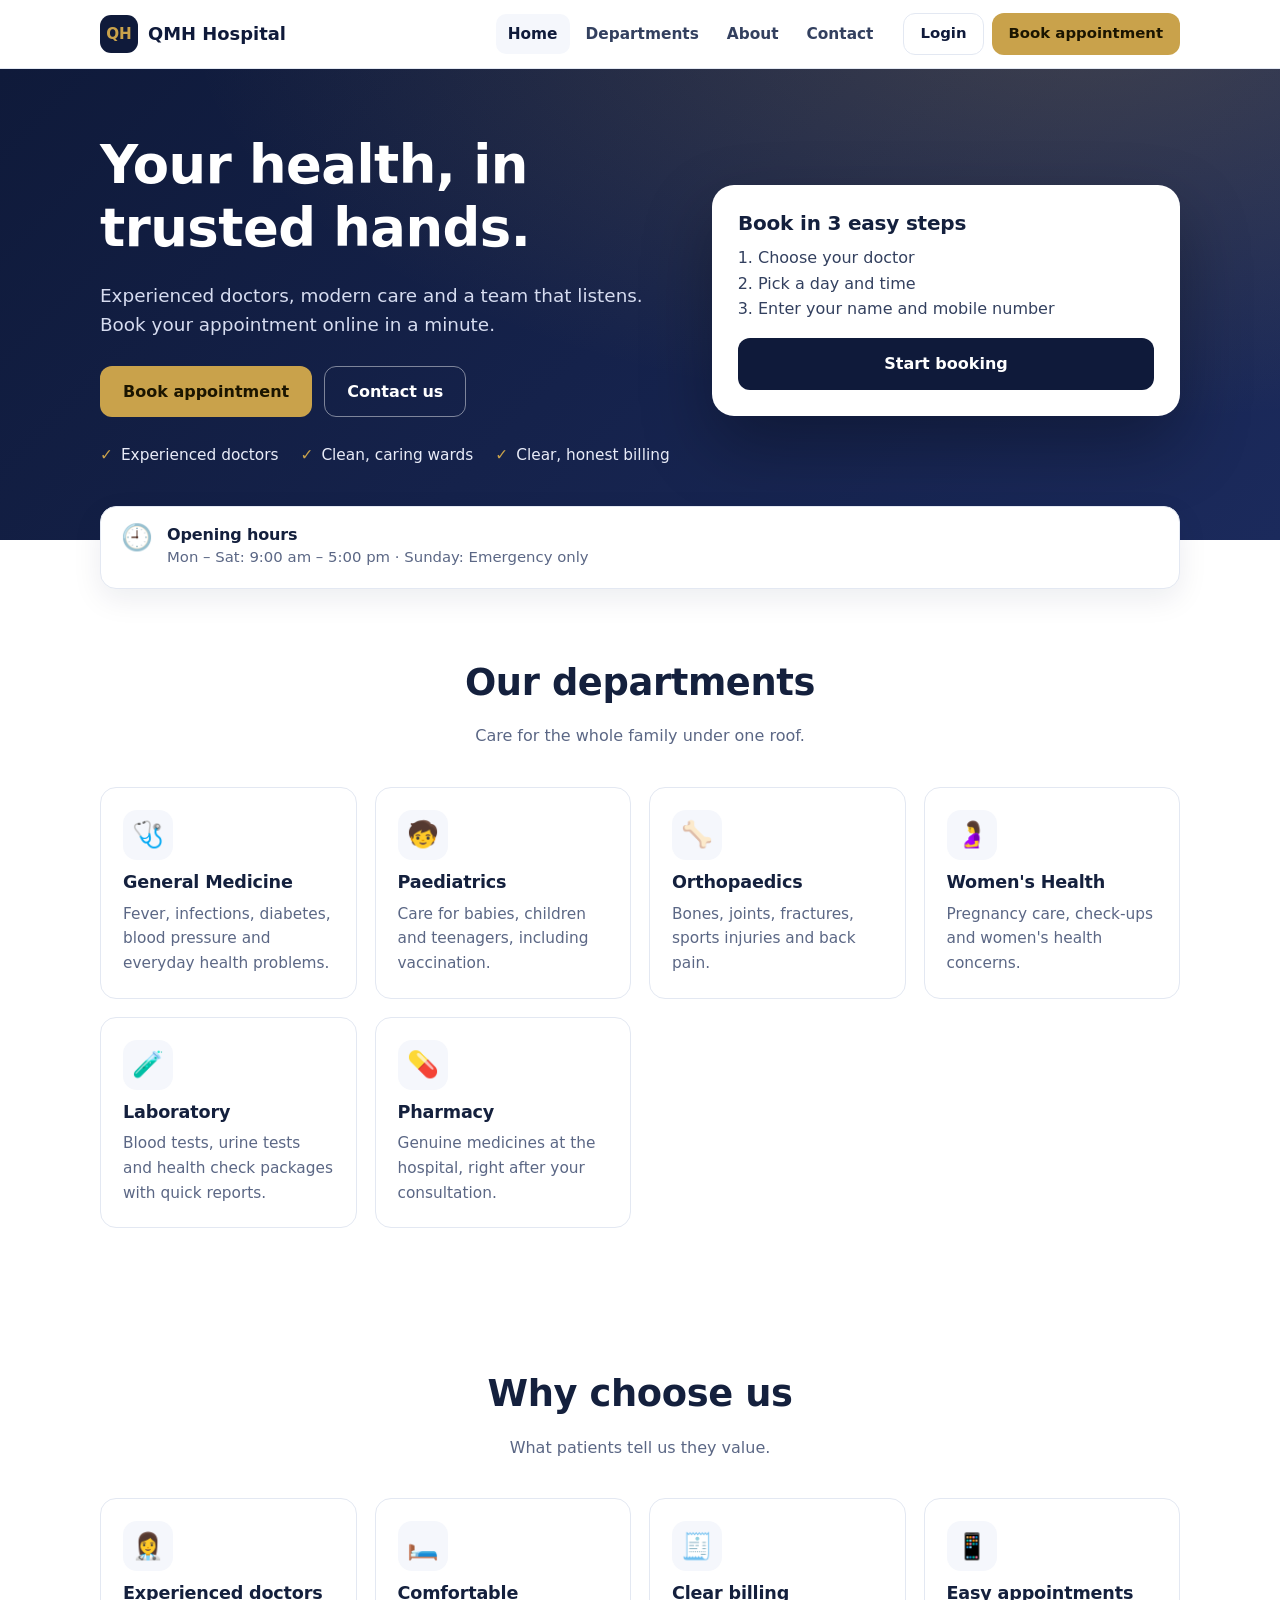
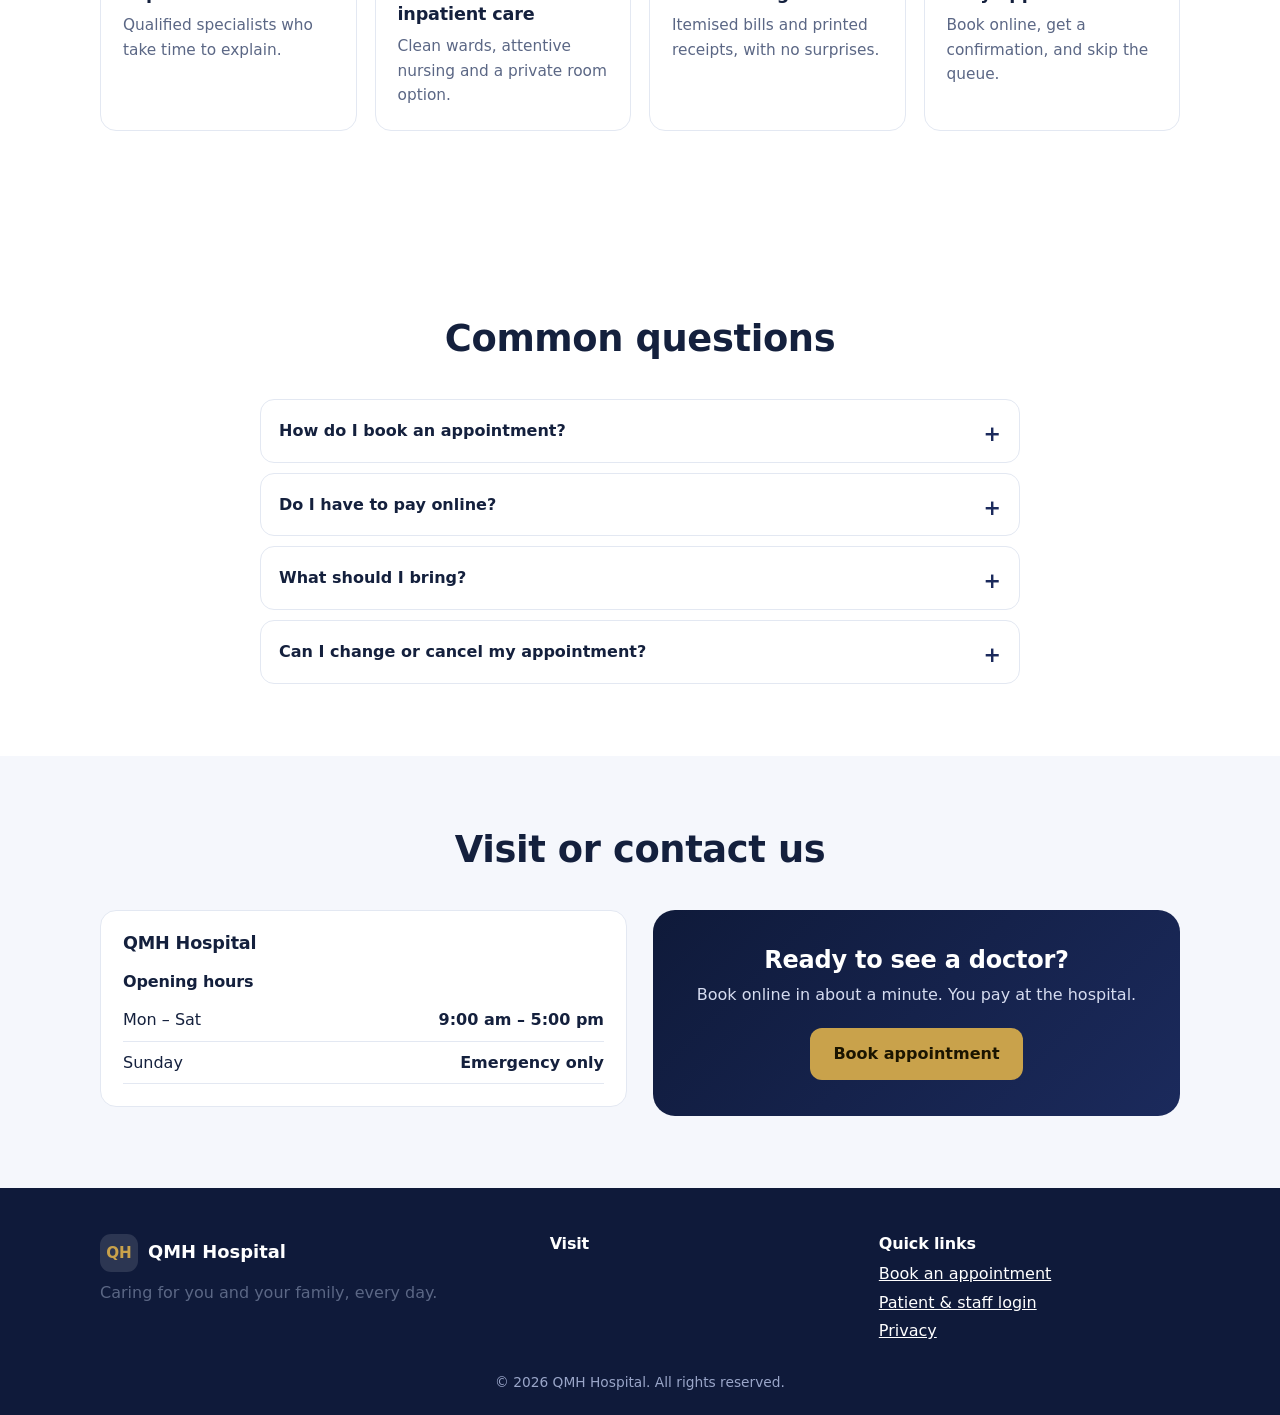
<file: index.html>
<!doctype html>
<html lang="en">
<head>
  <meta charset="utf-8">
  <meta name="viewport" content="width=device-width,initial-scale=1">
  <title>Hospital</title>
  <meta name="description" content="Book a doctor's appointment online. Experienced doctors, clear billing and caring staff.">
  <meta name="theme-color" content="#0f1a3a">
  <link rel="icon" href="assets/favicon.svg" type="image/svg+xml">
  <link rel="stylesheet" href="assets/site.css">
</head>
<body data-title="">
  <main id="main">
    <section class="hero" id="top">
      <div class="wrap hero__grid">
        <div>
          <h1 id="hero-title"></h1>
          <p class="lead" id="hero-text"></p>
          <div class="hero__cta">
            <a class="btn btn--gold" href="book.html">Book appointment</a>
            <a class="btn btn--ghost" id="hero-call" href="#contact">Contact us</a>
          </div>
          <ul class="hero__points" id="hero-points"></ul>
        </div>
        <div id="hero-side"></div>
      </div>
    </section>

    <section class="strip"><div class="wrap strip__grid" id="strip"></div></section>

    <section class="block" id="departments">
      <div class="wrap">
        <div class="head"><h2>Our departments</h2><p>Care for the whole family under one roof.</p></div>
        <div class="grid" id="dept-grid"></div>
      </div>
    </section>

    <section class="block block--soft" id="doctors">
      <div class="wrap">
        <div class="head"><h2>Meet our doctors</h2><p>Choose a doctor and book a time that suits you.</p></div>
        <div class="grid" id="doc-grid"><div class="skel"></div><div class="skel"></div><div class="skel"></div></div>
      </div>
    </section>

    <section class="block" id="about">
      <div class="wrap">
        <div class="head"><h2 id="why-title">Why choose us</h2><p>What patients tell us they value.</p></div>
        <div class="grid" id="why-grid"></div>
        <div class="stats" id="stats" style="margin-top:42px"></div>
      </div>
    </section>

    <section class="block block--soft" id="voices" hidden>
      <div class="wrap"><div class="head"><h2>What patients say</h2></div><div class="grid" id="voice-grid"></div></div>
    </section>

    <section class="block" id="faq">
      <div class="wrap"><div class="head"><h2>Common questions</h2></div><div class="faq" id="faq-list"></div></div>
    </section>

    <section class="block block--soft" id="contact">
      <div class="wrap">
        <div class="head"><h2>Visit or contact us</h2></div>
        <div class="contact">
          <div class="card" id="contact-card"></div>
          <div class="cta-band">
            <h2>Ready to see a doctor?</h2>
            <p>Book online in about a minute. You pay at the hospital.</p>
            <a class="btn btn--gold" href="book.html">Book appointment</a>
          </div>
        </div>
      </div>
    </section>
  </main>
  <script src="config.js"></script>
  <script src="assets/site.js"></script>
  <script src="assets/home.js"></script>
</body>
</html>
</file>
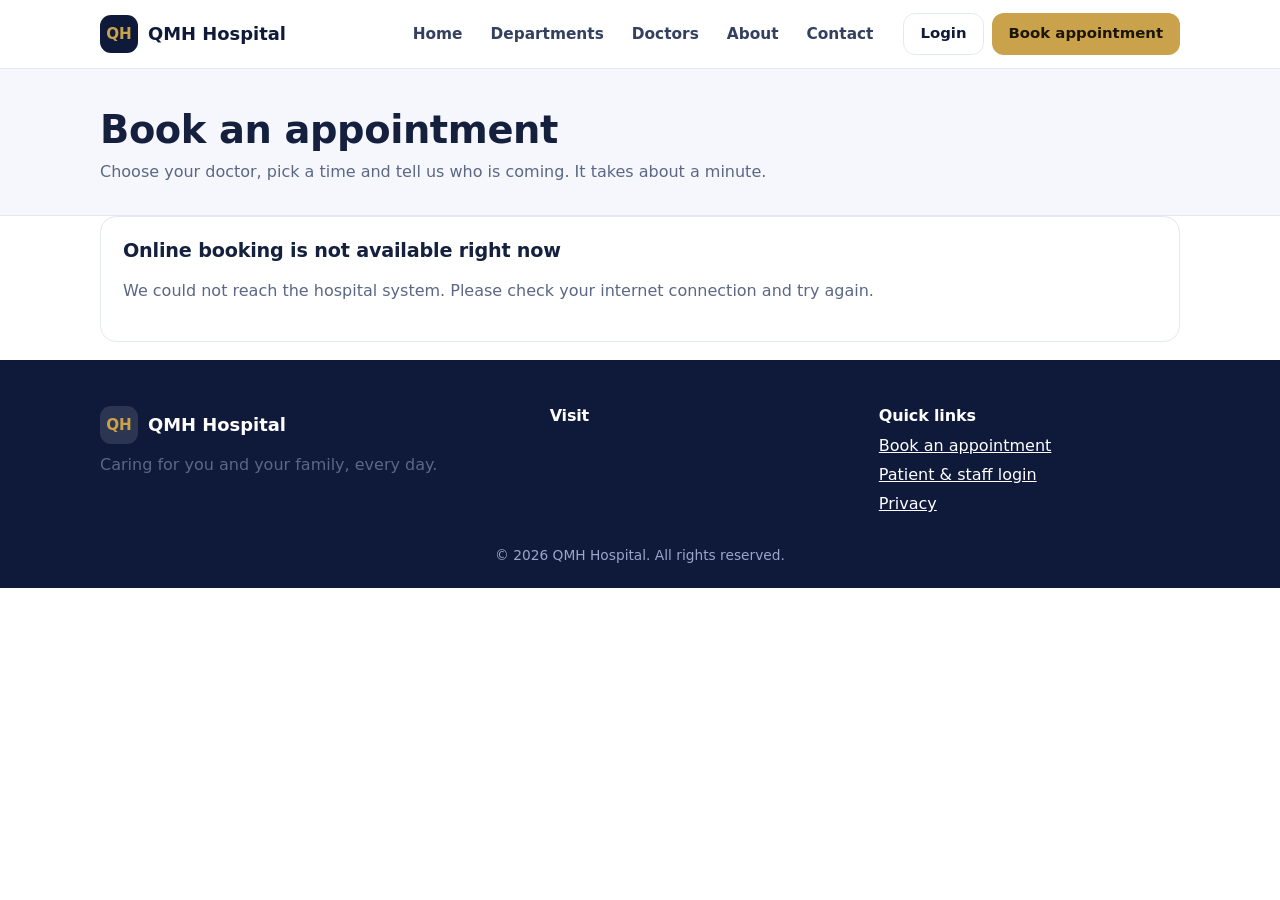
<file: book.html>
<!doctype html>
<html lang="en">
<head>
  <meta charset="utf-8">
  <meta name="viewport" content="width=device-width,initial-scale=1">
  <title>Book an appointment</title>
  <meta name="description" content="Book a doctor's appointment online in about a minute.">
  <meta name="theme-color" content="#0f1a3a">
  <link rel="icon" href="assets/favicon.svg" type="image/svg+xml">
  <link rel="stylesheet" href="assets/site.css">
</head>
<body data-title="Book an appointment">
  <main id="main">
    <div class="page-head"><div class="wrap"><h1>Book an appointment</h1><p id="lede">Choose your doctor, pick a time and tell us who is coming. It takes about a minute.</p></div></div>
    <div class="wrap">
      <div id="notice" aria-live="polite"></div>
      <div id="app"><div class="book"><div><div class="skel"></div><br><div class="skel"></div></div><div></div></div></div>
    </div>
  </main>
  <script src="config.js"></script>
  <script src="assets/site.js"></script>
  <script src="assets/book.js"></script>
</body>
</html>
</file>
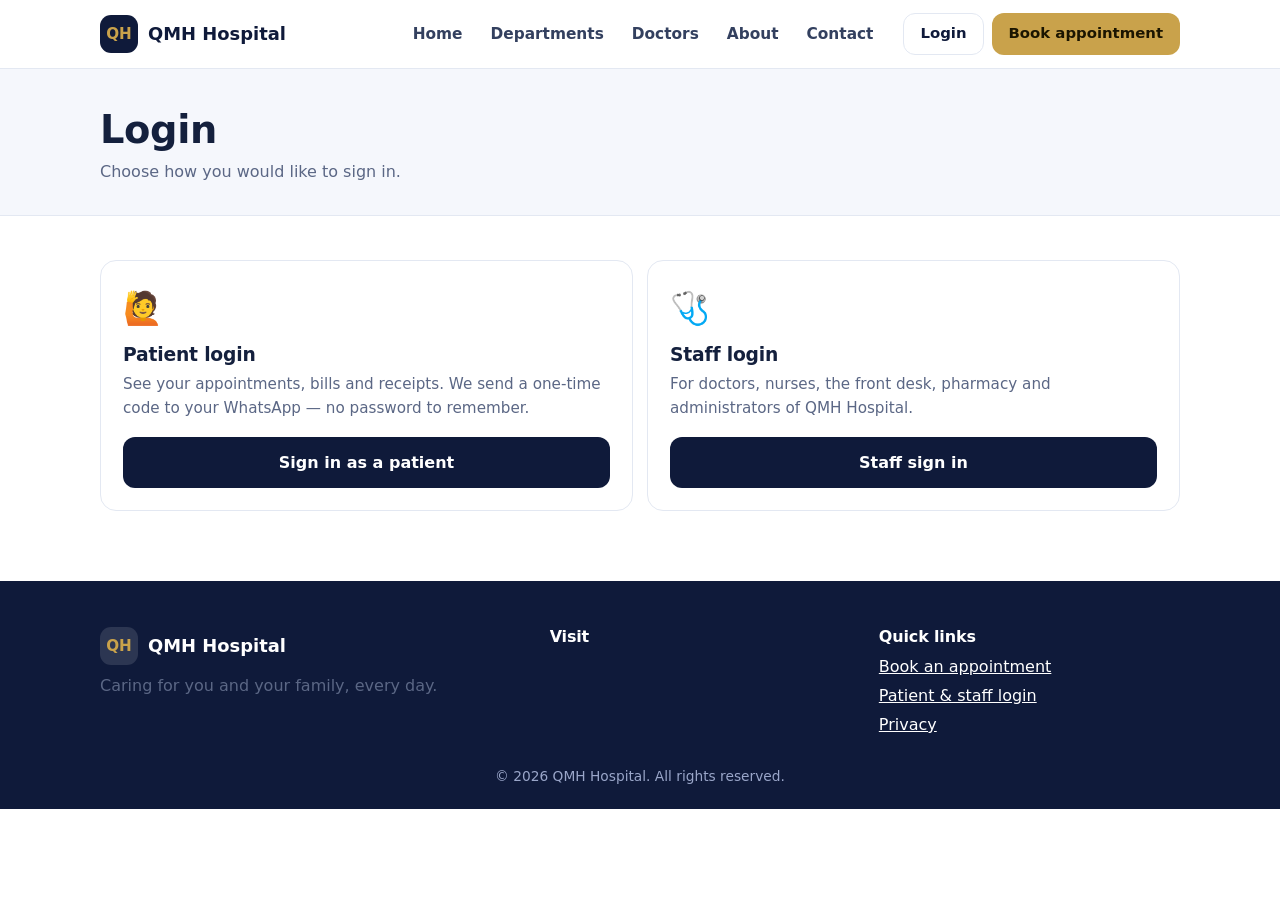
<file: login.html>
<!doctype html>
<html lang="en">
<head>
  <meta charset="utf-8">
  <meta name="viewport" content="width=device-width,initial-scale=1">
  <title>Login</title>
  <meta name="robots" content="noindex">
  <meta name="theme-color" content="#0f1a3a">
  <link rel="icon" href="assets/favicon.svg" type="image/svg+xml">
  <link rel="stylesheet" href="assets/site.css">
</head>
<body data-title="Login">
  <main id="main">
    <div class="page-head"><div class="wrap"><h1>Login</h1><p>Choose how you would like to sign in.</p></div></div>
    <div class="wrap" style="padding-top:30px;padding-bottom:70px"><div id="cards"></div></div>
  </main>
  <script src="config.js"></script>
  <script src="assets/site.js"></script>
  <script src="assets/login.js"></script>
</body>
</html>
</file>
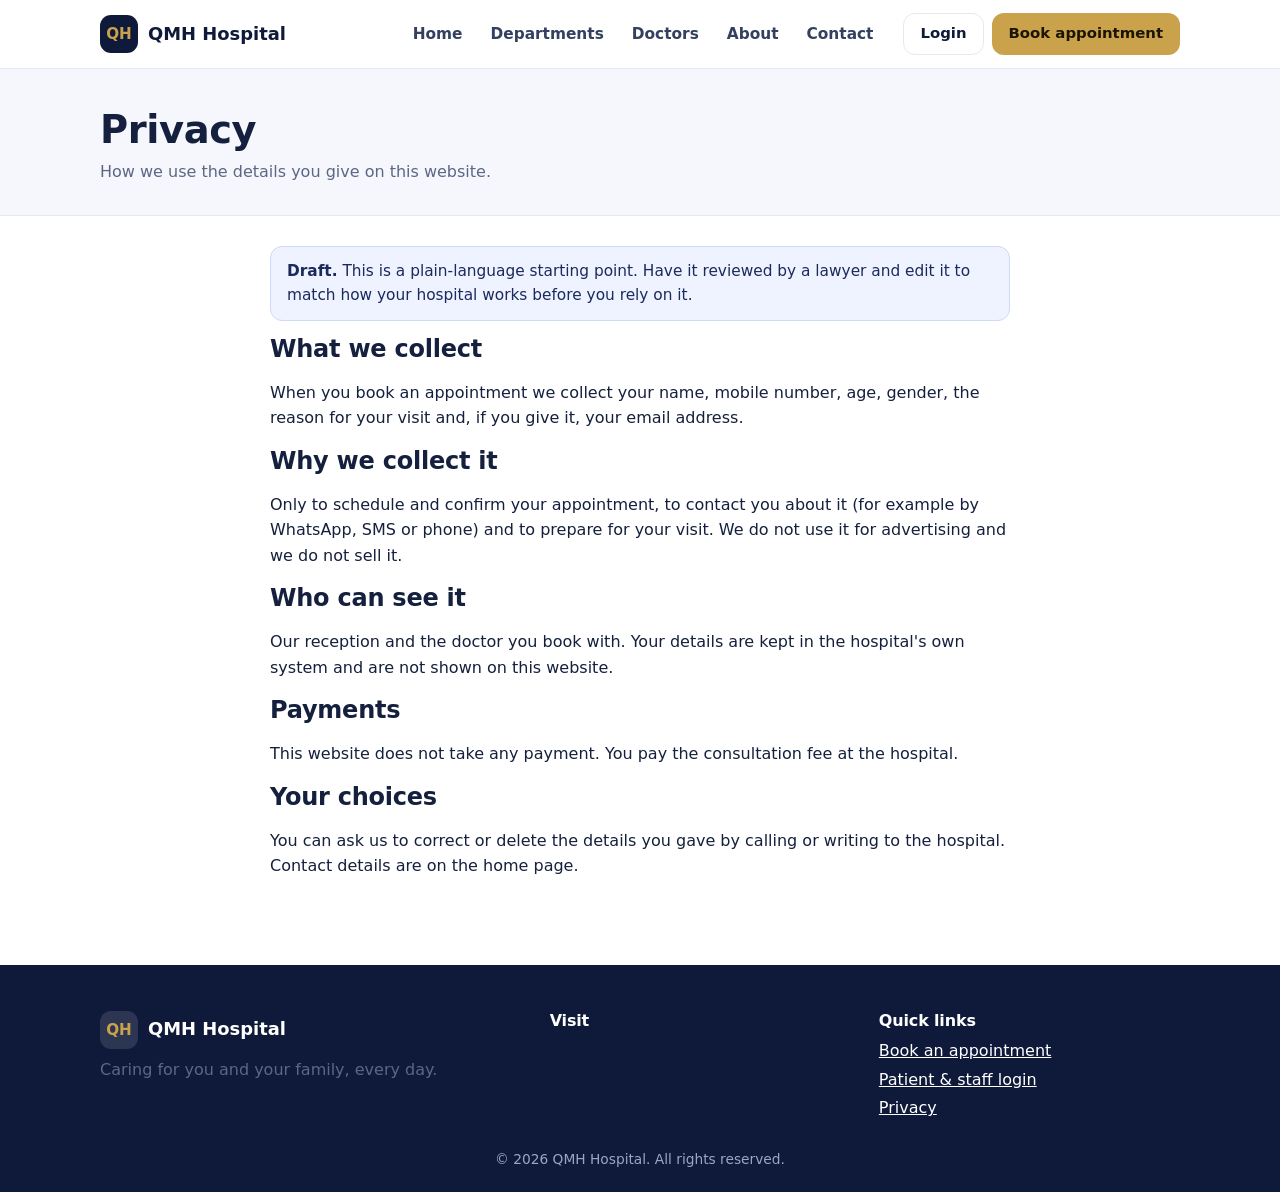
<file: privacy.html>
<!doctype html>
<html lang="en">
<head>
  <meta charset="utf-8">
  <meta name="viewport" content="width=device-width,initial-scale=1">
  <title>Privacy</title>
  <meta name="theme-color" content="#0f1a3a">
  <link rel="icon" href="assets/favicon.svg" type="image/svg+xml">
  <link rel="stylesheet" href="assets/site.css">
</head>
<body data-title="Privacy">
  <main id="main">
    <div class="page-head"><div class="wrap"><h1>Privacy</h1><p>How we use the details you give on this website.</p></div></div>
    <div class="wrap" style="padding:30px 20px 70px;max-width:780px">
      <div class="alert alert--info"><strong>Draft.</strong> This is a plain-language starting point. Have it reviewed by a lawyer and edit it to match how your hospital works before you rely on it.</div>
      <h2>What we collect</h2>
      <p>When you book an appointment we collect your name, mobile number, age, gender, the reason for your visit and, if you give it, your email address.</p>
      <h2>Why we collect it</h2>
      <p>Only to schedule and confirm your appointment, to contact you about it (for example by WhatsApp, SMS or phone) and to prepare for your visit. We do not use it for advertising and we do not sell it.</p>
      <h2>Who can see it</h2>
      <p>Our reception and the doctor you book with. Your details are kept in the hospital's own system and are not shown on this website.</p>
      <h2>Payments</h2>
      <p>This website does not take any payment. You pay the consultation fee at the hospital.</p>
      <h2>Your choices</h2>
      <p>You can ask us to correct or delete the details you gave by calling or writing to the hospital. Contact details are on the home page.</p>
    </div>
  </main>
  <script src="config.js"></script>
  <script src="assets/site.js"></script>
  <script src="assets/login.js"></script>
</body>
</html>
</file>
<file: assets/site.css>
:root{--navy:#0f1a3a;--navy-2:#1b2a5c;--gold:#c9a24b;--soft:#f5f7fc;--ink:#14203d;--muted:#5b6785;--line:#e3e8f2;--ok:#157347;--bad:#b42318;--r:16px;--shadow:0 10px 30px rgba(15,26,58,.08)}
*{box-sizing:border-box}html{scroll-behavior:smooth;-webkit-text-size-adjust:100%}
body{margin:0;font-family:system-ui,-apple-system,'Segoe UI',Roboto,'Noto Sans',sans-serif;color:var(--ink);background:#fff;line-height:1.6;-webkit-font-smoothing:antialiased;overflow-x:hidden}
img{max-width:100%;height:auto}a{color:var(--navy-2)}
h1,h2,h3,h4{line-height:1.2;margin:0 0 .5em;letter-spacing:-.01em}
.wrap{max-width:1120px;margin:0 auto;padding:0 20px}
.muted{color:var(--muted)}.small{font-size:.88rem}.center{text-align:center}
:focus-visible{outline:3px solid var(--gold);outline-offset:2px;border-radius:6px}
.sr{position:absolute;left:-9999px}

/* buttons */
.btn{display:inline-flex;align-items:center;justify-content:center;gap:8px;font:inherit;font-weight:650;text-decoration:none;cursor:pointer;border:1.5px solid transparent;border-radius:12px;padding:12px 22px;transition:transform .12s,background .15s,box-shadow .15s;min-height:46px;text-align:center}
.btn:hover{transform:translateY(-1px)}
.btn--primary{background:var(--navy);color:#fff}.btn--primary:hover{background:var(--navy-2)}
.btn--gold{background:var(--gold);color:#1b1500}.btn--gold:hover{filter:brightness(1.06)}
.btn--ghost{background:#fff;color:var(--navy);border-color:var(--line)}.btn--ghost:hover{border-color:var(--navy)}
.btn--sm{padding:8px 16px;min-height:40px;font-size:.93rem}.btn--block{width:100%}
.btn[disabled]{opacity:.55;cursor:not-allowed;transform:none}

/* header */
.top{position:sticky;top:0;z-index:50;background:rgba(255,255,255,.94);backdrop-filter:blur(10px);-webkit-backdrop-filter:blur(10px);border-bottom:1px solid var(--line)}
.top__row{display:flex;align-items:center;gap:18px;min-height:68px}
.brand{display:flex;align-items:center;gap:10px;text-decoration:none;color:var(--navy);font-weight:800;font-size:1.12rem;min-width:0}
.brand__name{overflow:hidden;text-overflow:ellipsis;white-space:nowrap}
.brand__mark{width:38px;height:38px;border-radius:11px;background:var(--navy);color:var(--gold);display:grid;place-items:center;font-weight:800;font-size:.95rem;flex:0 0 auto}
.brand__logo{width:38px;height:38px;object-fit:contain;border-radius:8px;flex:0 0 auto}
.nav{display:flex;gap:4px;margin-left:auto}
.nav a{padding:8px 12px;border-radius:10px;text-decoration:none;color:#33405f;font-weight:550;font-size:.96rem}
.nav a:hover,.nav a.is-active{background:var(--soft);color:var(--navy)}
.nav .nav__mobile{display:none}
.top__cta{display:flex;gap:8px}
.burger{display:none;background:none;border:1px solid var(--line);border-radius:10px;font-size:1.2rem;width:44px;height:44px;cursor:pointer;color:var(--navy)}
@media(max-width:900px){
  .burger{display:block;margin-left:auto}
  .top__cta{display:none}
  .nav{display:none;position:absolute;left:0;right:0;top:68px;background:#fff;flex-direction:column;padding:10px 16px 16px;border-bottom:1px solid var(--line);box-shadow:var(--shadow);margin:0}
  .nav.is-open{display:flex}.nav a{padding:13px 12px;font-size:1.02rem}
  .nav .nav__mobile{display:flex;gap:8px;margin-top:8px}
}

/* hero */
.hero{background:radial-gradient(900px 400px at 85% -10%,rgba(201,162,75,.22),transparent),linear-gradient(135deg,var(--navy) 0%,var(--navy-2) 100%);color:#fff;padding:64px 0 72px;position:relative;overflow:hidden}
.hero__grid{display:grid;grid-template-columns:1.1fr .9fr;gap:40px;align-items:center}
.hero h1{font-size:clamp(2rem,5vw,3.3rem);margin-bottom:.4em}
.hero p.lead{font-size:1.15rem;color:#d6dcf0;max-width:560px;margin:0 0 26px}
.hero__cta{display:flex;gap:12px;flex-wrap:wrap}
.hero .btn--ghost{background:transparent;color:#fff;border-color:rgba(255,255,255,.45)}.hero .btn--ghost:hover{border-color:#fff}
.hero__points{list-style:none;padding:0;margin:26px 0 0;display:flex;flex-wrap:wrap;gap:8px 22px;color:#e9ecf8;font-size:.96rem}
.hero__points li::before{content:'✓';color:var(--gold);font-weight:800;margin-right:8px}
.hero__img{border-radius:22px;overflow:hidden;box-shadow:0 30px 70px rgba(0,0,0,.35);aspect-ratio:4/3;background:rgba(255,255,255,.08)}
.hero__img img{width:100%;height:100%;object-fit:cover;display:block}
.hero__card{background:#fff;color:var(--ink);border-radius:22px;padding:26px;box-shadow:0 30px 70px rgba(0,0,0,.3)}
.hero__card h2{font-size:1.25rem}
@media(max-width:860px){.hero{padding:44px 0 52px}.hero__grid{grid-template-columns:1fr}}

/* info strip */
.strip{margin-top:-34px;position:relative;z-index:3}
.strip__grid{display:grid;grid-template-columns:repeat(auto-fit,minmax(230px,1fr));gap:14px}
.tile{background:#fff;border:1px solid var(--line);border-radius:var(--r);padding:18px 20px;box-shadow:var(--shadow);display:flex;gap:14px;align-items:flex-start}
.tile__icon{font-size:1.6rem;line-height:1}.tile h3{font-size:1rem;margin:0 0 2px}.tile p{margin:0;color:var(--muted);font-size:.93rem}
.tile a{color:inherit}

/* sections */
.block{padding:72px 0}.block--soft{background:var(--soft)}
.head{max-width:680px;margin:0 auto 38px;text-align:center}.head h2{font-size:clamp(1.6rem,3.4vw,2.3rem)}.head p{color:var(--muted);margin:0}
.grid{display:grid;gap:18px;grid-template-columns:repeat(auto-fit,minmax(250px,1fr))}
.card{background:#fff;border:1px solid var(--line);border-radius:var(--r);padding:22px;transition:box-shadow .2s,transform .2s}
.card:hover{box-shadow:var(--shadow);transform:translateY(-2px)}
.card__icon{width:50px;height:50px;border-radius:14px;background:var(--soft);display:grid;place-items:center;font-size:1.6rem;margin-bottom:12px}
.card h3{font-size:1.1rem}.card p{margin:0;color:var(--muted);font-size:.96rem}

/* doctors */
.doc{display:flex;flex-direction:column;gap:6px}
.doc__top{display:flex;gap:14px;align-items:center;margin-bottom:6px}
.avatar{width:58px;height:58px;border-radius:50%;background:linear-gradient(135deg,var(--navy),var(--navy-2));color:var(--gold);display:grid;place-items:center;font-weight:800;font-size:1.15rem;flex:0 0 auto}
.doc h3{margin:0;font-size:1.08rem}.doc .dept{color:var(--navy-2);font-weight:600;font-size:.92rem}.doc .qual{color:var(--muted);font-size:.9rem}
.doc .fee{font-size:.92rem;color:var(--muted)}.doc .btn{margin-top:10px}

.stats{display:grid;grid-template-columns:repeat(auto-fit,minmax(150px,1fr));gap:18px;text-align:center}
.stats b{display:block;font-size:2.2rem;color:var(--navy);letter-spacing:-.02em}.stats span{color:var(--muted)}
.quote{font-size:1.02rem}.quote footer{margin-top:12px;font-weight:650;font-size:.95rem}.quote footer span{display:block;color:var(--muted);font-weight:400;font-size:.88rem}

/* faq */
.faq{max-width:760px;margin:0 auto;display:grid;gap:10px}
.faq details{background:#fff;border:1px solid var(--line);border-radius:14px;padding:4px 18px}
.faq summary{cursor:pointer;font-weight:650;padding:14px 0;list-style:none}.faq summary::-webkit-details-marker{display:none}
.faq summary::after{content:'+';float:right;font-size:1.3rem;color:var(--navy-2)}.faq details[open] summary::after{content:'–'}
.faq p{margin:0 0 14px;color:var(--muted)}

/* contact */
.contact{display:grid;grid-template-columns:1fr 1fr;gap:26px;align-items:start}
@media(max-width:820px){.contact{grid-template-columns:1fr}}
.hours{width:100%;border-collapse:collapse}.hours td{padding:8px 0;border-bottom:1px solid var(--line)}.hours td:last-child{text-align:right;font-weight:600}
.cta-band{background:linear-gradient(135deg,var(--navy),var(--navy-2));color:#fff;border-radius:22px;padding:36px;text-align:center}
.cta-band h2{margin-bottom:8px}.cta-band p{color:#d6dcf0;margin:0 0 20px}

/* footer */
.foot{background:var(--navy);color:#d6dcf0;padding:46px 0 24px}
.foot a{color:#fff}.foot h4{color:#fff;font-size:1rem}.foot p{margin:.2em 0}
.foot__grid{display:grid;grid-template-columns:1.4fr 1fr 1fr;gap:28px}
.brand--foot{color:#fff;margin-bottom:8px}.brand--foot .brand__mark{background:rgba(255,255,255,.12)}
.foot__copy{background:var(--navy);color:#9aa6c9;font-size:.86rem;padding:0 20px 22px;max-width:none;text-align:center;margin:0}
#site-footer{background:var(--navy)}
@media(max-width:760px){.foot__grid{grid-template-columns:1fr}}
.float-wa{position:fixed;right:16px;bottom:16px;z-index:40;width:54px;height:54px;border-radius:50%;background:#25d366;color:#fff;display:grid;place-items:center;font-size:1.6rem;text-decoration:none;box-shadow:0 8px 24px rgba(0,0,0,.25)}

/* modal + login */
.modal-bg{position:fixed;inset:0;background:rgba(15,26,58,.55);z-index:100;display:grid;place-items:center;padding:16px;backdrop-filter:blur(3px)}
.modal{background:#fff;border-radius:20px;padding:28px;max-width:640px;width:100%;max-height:92vh;overflow:auto;position:relative;box-shadow:0 30px 80px rgba(0,0,0,.35)}
.modal__x{position:absolute;right:12px;top:10px;border:0;background:none;font-size:1.8rem;cursor:pointer;color:var(--muted);width:44px;height:44px}
.login-cards{display:grid;grid-template-columns:repeat(auto-fit,minmax(240px,1fr));gap:14px;margin-top:14px}
.login-card{border:1px solid var(--line);border-radius:16px;padding:22px;display:flex;flex-direction:column;gap:6px;background:#fff}
.login-card__icon{font-size:2rem}.login-card h3{margin:.2em 0 0}.login-card p{margin:0 0 10px;color:var(--muted);font-size:.95rem;flex:1}
.page-head{background:var(--soft);padding:38px 0 30px;border-bottom:1px solid var(--line)}.page-head h1{font-size:clamp(1.7rem,4vw,2.4rem);margin:0 0 6px}.page-head p{margin:0;color:var(--muted)}

/* forms */
.field{display:grid;gap:6px;margin-bottom:14px}.field label{font-weight:650;font-size:.95rem}
.field input,.field select,.field textarea{font:inherit;padding:12px 14px;border:1.5px solid var(--line);border-radius:12px;background:#fff;color:var(--ink);width:100%;min-height:48px}
.field textarea{min-height:88px;resize:vertical}
.field input:focus,.field select:focus,.field textarea:focus{border-color:var(--navy-2);outline:none;box-shadow:0 0 0 3px rgba(27,42,92,.15)}
.field .hint{color:var(--muted);font-size:.85rem}
.two{display:grid;grid-template-columns:1fr 1fr;gap:14px}@media(max-width:560px){.two{grid-template-columns:1fr}}
.check{display:flex;gap:10px;align-items:flex-start;font-size:.95rem;margin:6px 0 14px}.check input{width:22px;height:22px;margin-top:2px;flex:0 0 auto}
.hp{position:absolute;left:-9999px;height:0;overflow:hidden}
.alert{border-radius:12px;padding:12px 16px;margin:0 0 14px;font-size:.96rem}
.alert--bad{background:#fdecea;color:#7a1710;border:1px solid #f5c2bd}
.alert--info{background:#eef3ff;color:#1b2a5c;border:1px solid #cfdaf7}

/* booking */
.book{display:grid;grid-template-columns:1fr 340px;gap:26px;align-items:start;padding:34px 0 70px}
@media(max-width:940px){.book{grid-template-columns:1fr}}
.step{background:#fff;border:1px solid var(--line);border-radius:var(--r);padding:22px;margin-bottom:18px}
.step h2{font-size:1.2rem;display:flex;align-items:center;gap:10px;margin-bottom:14px}
.step h2 .n{width:30px;height:30px;border-radius:50%;background:var(--navy);color:var(--gold);display:grid;place-items:center;font-size:.9rem;flex:0 0 auto}
.step.is-done h2 .n{background:var(--ok);color:#fff}
.step.is-off{opacity:.5;pointer-events:none}
.chips{display:flex;flex-wrap:wrap;gap:8px}
.chip{font:inherit;border:1.5px solid var(--line);background:#fff;border-radius:999px;padding:8px 16px;cursor:pointer;min-height:42px;color:var(--ink)}
.chip:hover{border-color:var(--navy-2)}.chip[aria-pressed=true],.chip.is-on{background:var(--navy);color:#fff;border-color:var(--navy)}
.docpick{display:grid;gap:10px;grid-template-columns:repeat(auto-fit,minmax(240px,1fr));margin-top:14px}
.docopt{display:flex;gap:12px;align-items:center;text-align:left;font:inherit;background:#fff;border:1.5px solid var(--line);border-radius:14px;padding:12px;cursor:pointer;color:var(--ink)}
.docopt:hover{border-color:var(--navy-2)}.docopt[aria-pressed=true]{border-color:var(--navy);box-shadow:0 0 0 3px rgba(15,26,58,.12);background:var(--soft)}
.docopt .avatar{width:46px;height:46px;font-size:.95rem}.docopt b{display:block}.docopt small{color:var(--muted)}
.days{display:flex;flex-wrap:wrap;gap:8px}
.day{font:inherit;display:flex;flex-direction:column;align-items:center;justify-content:center;width:74px;min-height:72px;border:1.5px solid var(--line);background:#fff;border-radius:14px;cursor:pointer;color:var(--ink)}
.day small{color:var(--muted);font-size:.74rem;text-transform:uppercase;letter-spacing:.05em}.day b{font-size:1.25rem;line-height:1.1}.day span{font-size:.78rem;color:var(--muted)}
.day:hover:not([disabled]){border-color:var(--navy-2)}.day[aria-pressed=true]{background:var(--navy);border-color:var(--navy);color:#fff}.day[aria-pressed=true] small,.day[aria-pressed=true] span{color:#d6dcf0}
.day[disabled]{opacity:.4;cursor:not-allowed;background:var(--soft)}
.slots{display:grid;grid-template-columns:repeat(auto-fill,minmax(92px,1fr));gap:8px;margin-top:6px}
.slot{font:inherit;border:1.5px solid var(--line);background:#fff;border-radius:12px;padding:10px 6px;cursor:pointer;min-height:44px;color:var(--ink);font-variant-numeric:tabular-nums}
.slot:hover{border-color:var(--navy-2)}.slot[aria-pressed=true]{background:var(--navy);color:#fff;border-color:var(--navy)}
.slotgroup{margin:12px 0 4px;font-weight:650;font-size:.9rem;color:var(--muted)}
.summary{position:sticky;top:84px;background:#fff;border:1px solid var(--line);border-radius:var(--r);padding:22px;box-shadow:var(--shadow)}
.summary h2{font-size:1.15rem}.summary dl{margin:0 0 14px;display:grid;gap:10px}.summary dt{font-size:.78rem;text-transform:uppercase;letter-spacing:.06em;color:var(--muted)}.summary dd{margin:0;font-weight:600}
.summary dd.empty{color:#9aa4bd;font-weight:400}
.done{text-align:center;padding:30px 10px}.done__tick{width:78px;height:78px;border-radius:50%;background:#e6f6ec;color:var(--ok);display:grid;place-items:center;font-size:2.4rem;margin:0 auto 14px}
.done dl{display:inline-grid;grid-template-columns:auto auto;gap:6px 22px;text-align:left;margin:16px 0}.done dt{color:var(--muted)}.done dd{margin:0;font-weight:650}
.done__btns{display:flex;gap:10px;justify-content:center;flex-wrap:wrap;margin-top:12px}
.skel{height:44px;border-radius:12px;background:linear-gradient(90deg,#eef1f8,#f7f9fd,#eef1f8);background-size:200% 100%;animation:sk 1.2s infinite}@keyframes sk{to{background-position:-200% 0}}
@media(max-width:940px){.summary{position:static}}
@media(prefers-reduced-motion:reduce){*{animation:none!important;transition:none!important;scroll-behavior:auto!important}}
</file>
